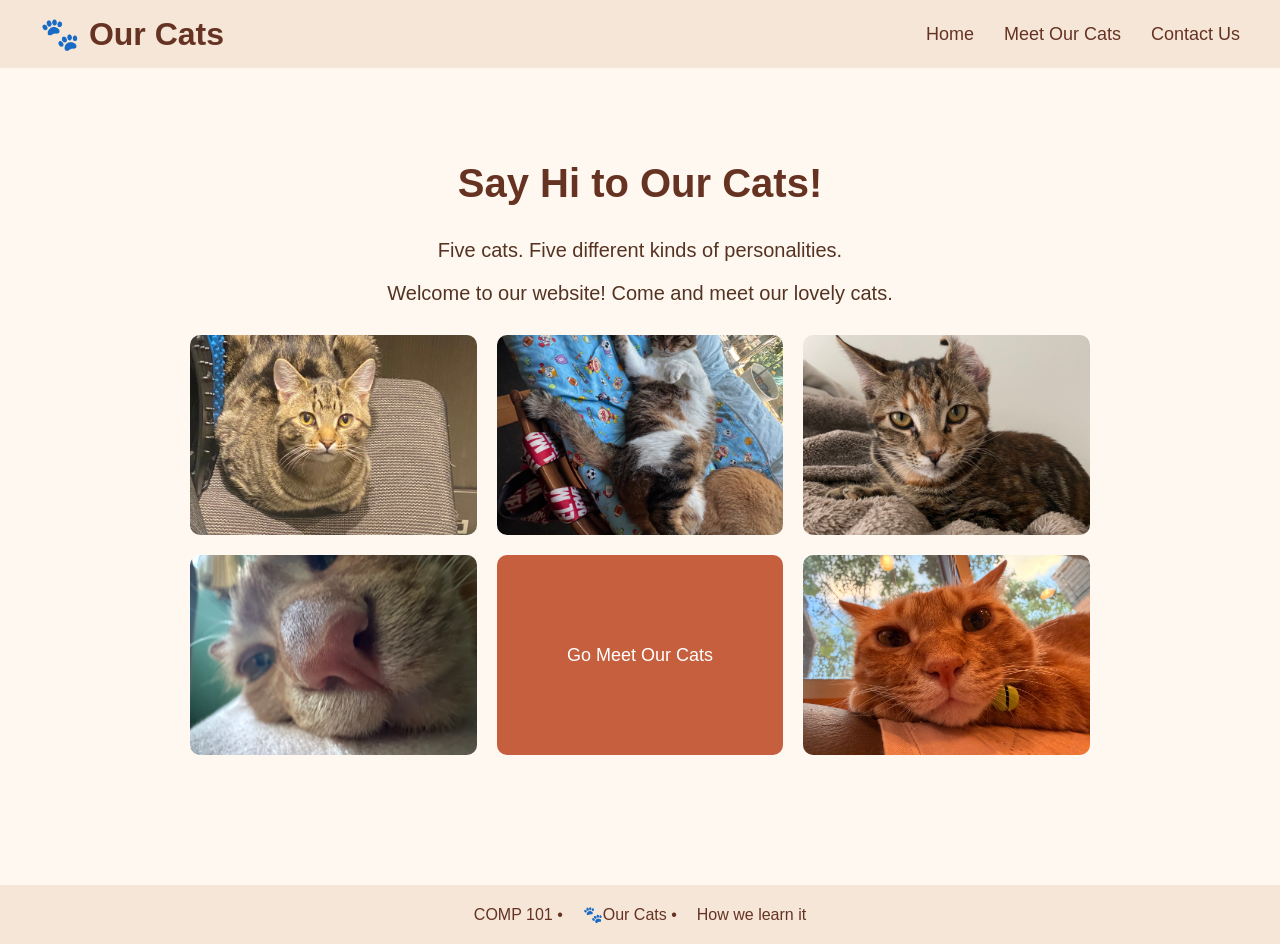
<file: index.html>
<!DOCTYPE html>
<html>
<head>
    <meta charset="UTF-8">
    <title>Meet Our Cats - Home</title>
    <link rel="stylesheet" href="style.css">
</head>
<body>
    <header>
        <h1>🐾 Our Cats</h1>

        <nav>
                <a href="index.html">Home</a>
                <a href="masacats.html">Meet Our Cats</a>
                <a href="chadcontact.html">Contact Us</a>
        </nav>
    </header>
 <main>
        <h2>Say Hi to Our Cats!</h2>

        <p>
            Five cats. Five different kinds of personalities.
        </p>

        <p>
            Welcome to our website!
            Come and meet our lovely cats.
        </p>
    <div class="cat-gallery">
        <img src="images/kiwi.jpg" alt="Kiwi">
        <img src="images/ame.jpeg" alt="Ame">
        <img src="images/aurora.jpg" alt="Aurora">
        <img src="images/$.jpeg" alt="Travis">
        
        <a href="masacats.html" class="meet-button">
    Go Meet Our Cats
</a>
        <img src="images/travis.jpeg" alt="$">

</div>
 </main>
<footer>
        <p>COMP 101 • </p>
    <p>🐾Our Cats • </p>
    <p>
        <a href="https://www.youtube.com/watch?v=dQw4w9WgXcQ"
            target="_blank"
            onclick="alert('Congratulations! You found the secret hidden on our website! 🐾')">
            How we learn it
        </a>
    </p>
</footer> 
</body>
</html>
</file>
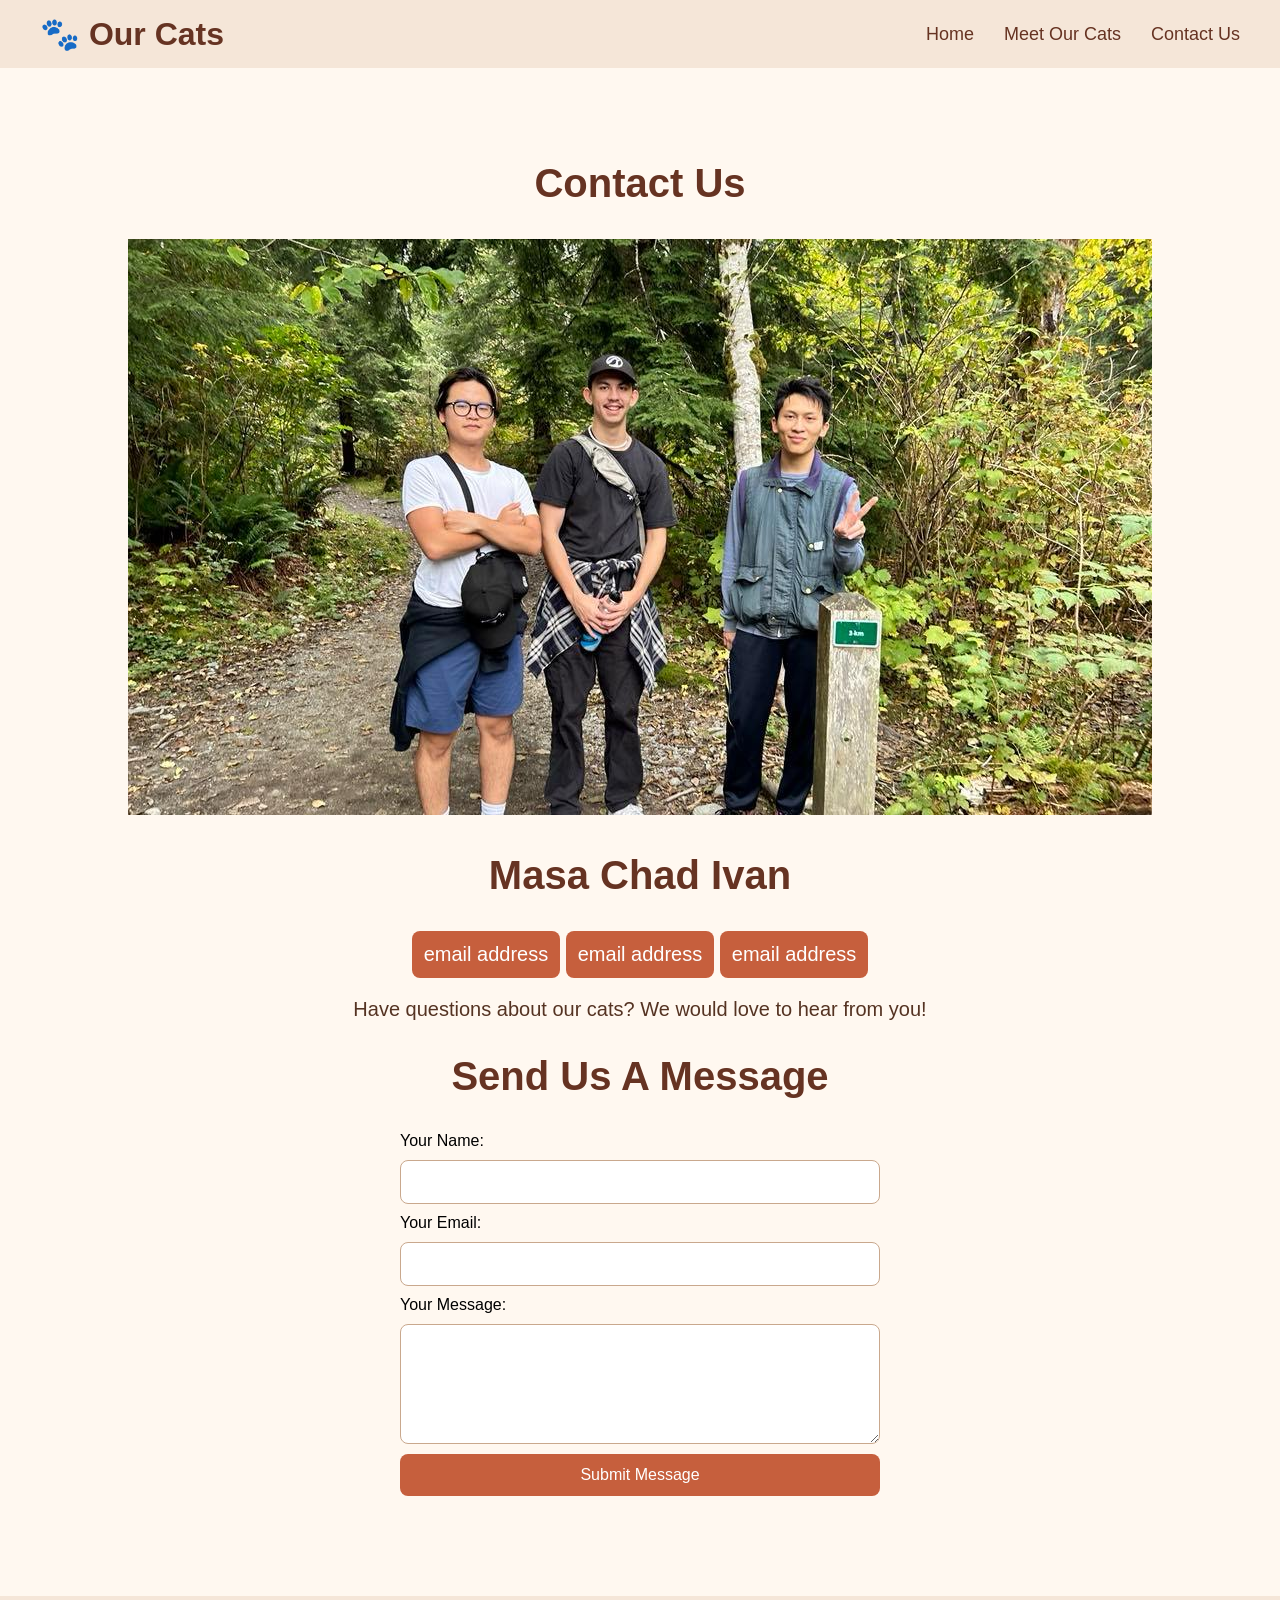
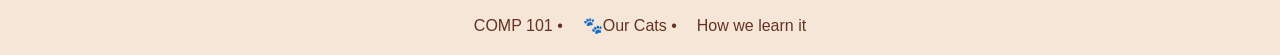
<file: chadcontact.html>
<!DOCTYPE html>
<head>
     <meta charset="UTF-8">
    <meta name="viewport" content="width=device-width, initial-scale=1.0">

    <title>Meet Our Cats</title>

    <link rel="stylesheet" href="style.css">
    <script src="script.js" defer></script>
    
</head>
<body>

    <header>
        <h1>🐾 Our Cats</h1>

        <nav>
                <a href="index.html">Home</a>
                <a href="masacats.html">Meet Our Cats</a>
                <a href="chadcontact.html">Contact Us</a>
        </nav>
    </header>

    

    <main class="contact-page">

        <h2>Contact Us</h2>



        
<img src="images/Group member.jpeg">

        <h2>
            Masa Chad Ivan
        </h2>
        
        <p>
            <button onclick="alert('masaharunagamine@my.capilanou.ca')">email address</button> 
            <button onclick="alert('chadbooth@my.capilanou.ca')">email address</button> 
            <button onclick="alert('ivanchien@my.capilanou.ca')">email address</button> 
        </p>

        <p>
            Have questions about our cats?
            We would love to hear from you!
        </p>

            <section class="contact_container">

            <h2>Send Us A Message</h2>

            <form id="contactForm"
            onsubmit="sendEmail(event)">

            <label for="name">Your Name:</label>
            <input type="text" id="name"

                    name="name" required>

            <label for="email">Your Email:</label>
            <input type="email" id="email"
                    
                    name="email" required>

            <label for="message">Your Message:</label>
            <textarea id="message" name="message"
                          
                    rows="5" required></textarea>

                <button type="submit">
                    Submit Message
                </button>

            </form>

    </section>

    </main>

<footer>
        <p>COMP 101 • </p>
    <p>🐾Our Cats • </p>
    <p>
        <a href="https://www.youtube.com/watch?v=dQw4w9WgXcQ"
            target="_blank"
            onclick="alert('Congratulations! You found the secret hidden on our website! 🐾')">
            How we learn it
        </a>
    </p>
</footer> 

</body>
</html>
</file>
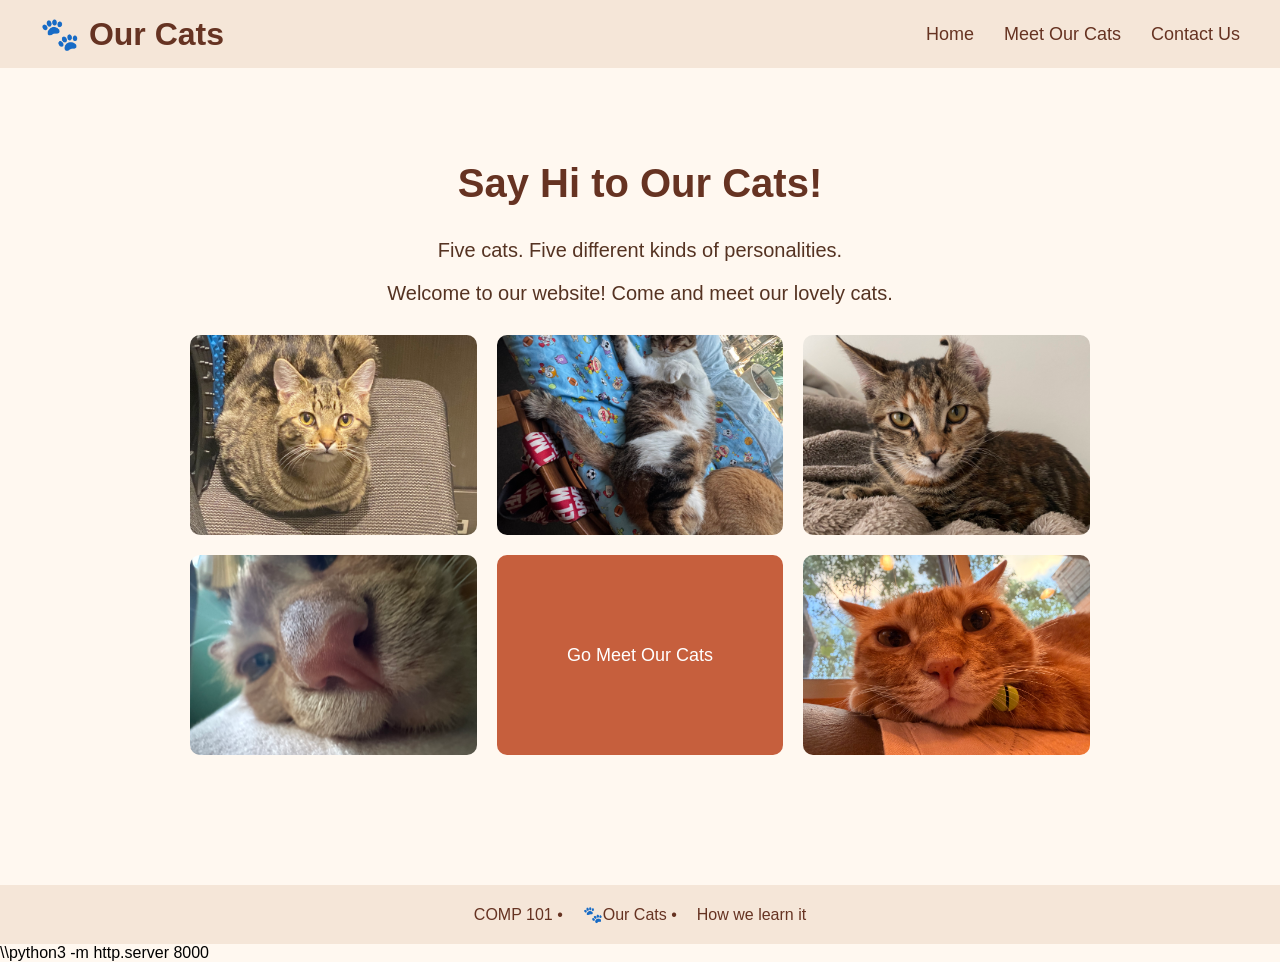
<file: ivanindex.html>
<!DOCTYPE html>
<html>
<head>
    <meta charset="UTF-8">
    <title>Meet Our Cats - Home</title>
    <link rel="stylesheet" href="style.css">
</head>
<body>
    <header>
        <h1>🐾 Our Cats</h1>

        <nav>
                <a href="index.html">Home</a>
                <a href="masacats.html">Meet Our Cats</a>
                <a href="chadcontact.html">Contact Us</a>
        </nav>
    </header>
 <main>
        <h2>Say Hi to Our Cats!</h2>

        <p>
            Five cats. Five different kinds of personalities.
        </p>

        <p>
            Welcome to our website!
            Come and meet our lovely cats.
        </p>
    <div class="cat-gallery">
        <img src="images/kiwi.jpg" alt="Kiwi">
        <img src="images/ame.jpeg" alt="Ame">
        <img src="images/aurora.jpg" alt="Aurora">
        <img src="images/$.jpeg" alt="Travis">
        
        <a href="masacats.html" class="meet-button">
    Go Meet Our Cats
</a>
        <img src="images/travis.jpeg" alt="$">

</div>
 </main>
<footer>
        <p>COMP 101 • </p>
    <p>🐾Our Cats • </p>
    <p>
        <a href="https://www.capilanou.ca/admissions/course-registration/capilano-university-calendar/capu-calendar-2025-2026/course-descriptions/courses/comp-101---computers-and-their-application/"
           target="_blank">
            How we learn it
        </a>
    </p>
</footer> 
</body>
</html>
\\python3 -m http.server 8000
</file>
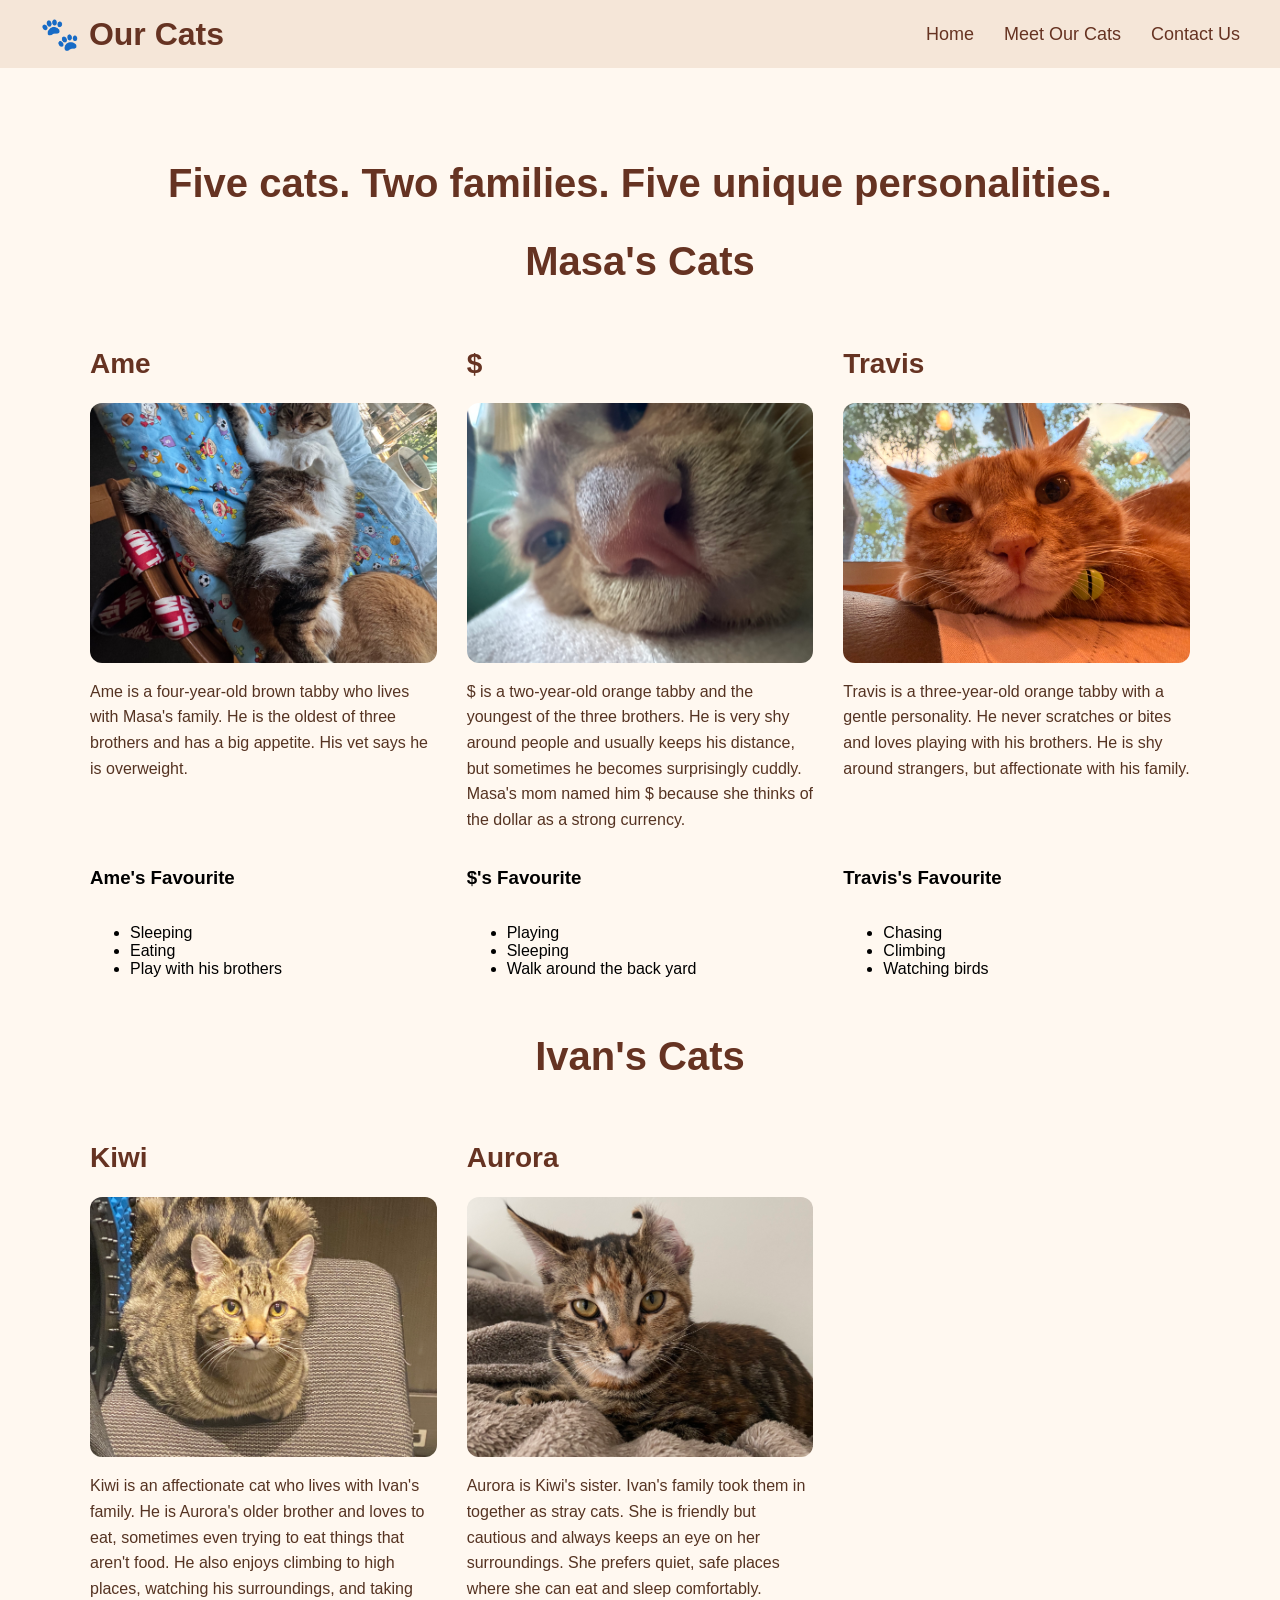
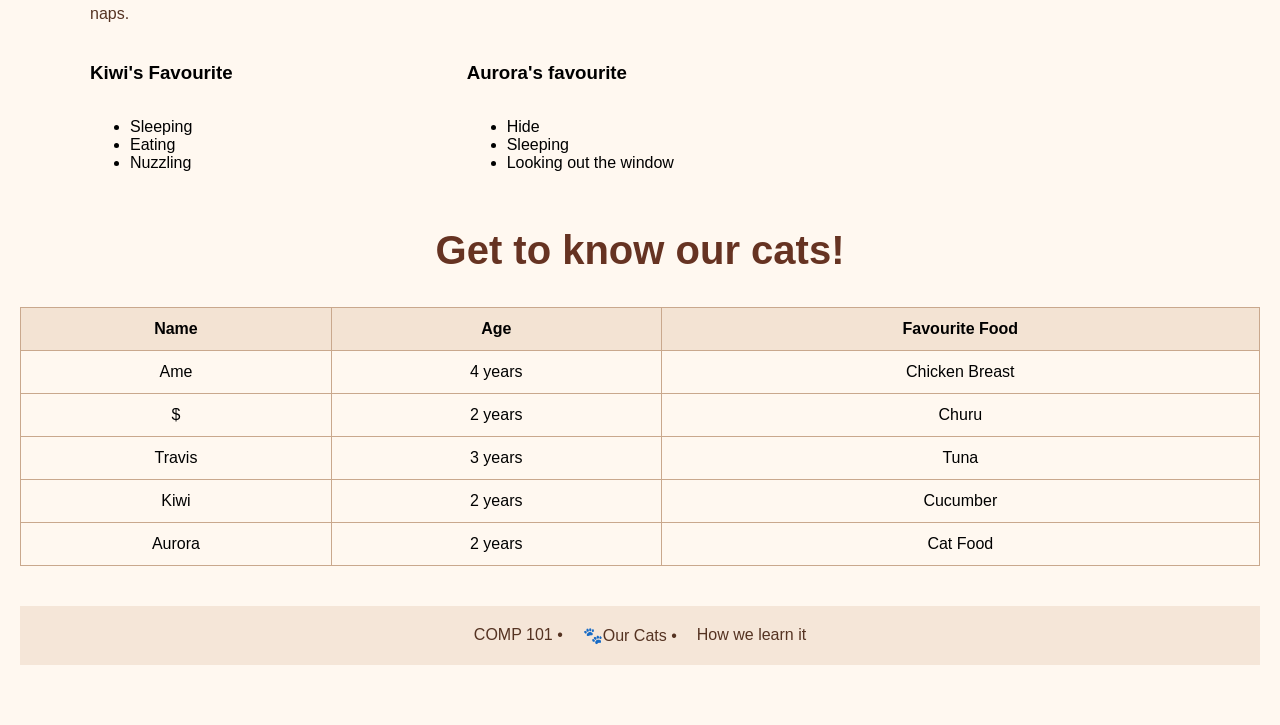
<file: masacats.html>
<!DOCTYPE html>
<html>
<head>
  <meta charset="UTF-8">
  <title>Meet Our Cats</title>
  <link rel="stylesheet" href="style.css">

</head>
<body>
 <header>
  <h1>🐾 Our Cats</h1>

    <nav>
      <a href="index.html">Home</a>
      <a href="masacats.html">Meet Our Cats</a>
      <a href="chadcontact.html">Contact Us</a>
    </nav>
  </header>

<main>
  <h2>Five cats. Two families. Five unique personalities.</h2>

  <h2>Masa's Cats</h2>

<div class="cats-grid">
<article>
  <h2>Ame</h2>
<img src="images/ame.jpeg" alt="Ame the cat" width="300">
  <p>Ame is a four-year-old brown tabby who lives with Masa's family. He is the oldest of three brothers and has a big appetite. His vet says he is overweight.</p>

  <h3>Ame's Favourite</h3>
    <ul>
      <li>Sleeping</li>
      <li>Eating</li>
      <li>Play with his brothers</li>
    </ul>
  </article>
  
<article>
  <h2>$</h2>
<img src="images/$.jpeg" alt="$ the cat" width="300">
  <p>$ is a two-year-old orange tabby and the youngest of the three brothers. He is very shy around people and usually keeps his distance, but sometimes he becomes surprisingly cuddly. Masa's mom named him $ because she thinks of the dollar as a strong currency.</p>

  <h3>$'s Favourite</h3>
    <ul>
      <li>Playing</li>
      <li>Sleeping</li>
      <li>Walk around the back yard</li>
    </ul>
  </article>

 <article>
  <h2>Travis</h2>
  <img src="images/travis.jpeg" alt="Travis the cat" width="300" >
  <p>Travis is a three-year-old orange tabby with a gentle personality. He never scratches or bites and loves playing with his brothers. He is shy around strangers, but affectionate with his family.</p>

  <h3>Travis's Favourite</h3>
    <ul>
      <li>Chasing</li>
      <li>Climbing</li>
      <li>Watching birds</li>
    </ul>
  </article>
 </div>

  <h2>Ivan's Cats</h2>
  
  <div class="cats-grid">
 <article>
  <h2>Kiwi</h2>
<img src="images/kiwi.jpg" alt="Kiwi the cat" width="300">
  <p>Kiwi is an affectionate cat who lives with Ivan's family. He is Aurora's older brother and loves to eat, sometimes even trying to eat things that aren't food. He also enjoys climbing to high places, watching his surroundings, and taking naps.</p>

  <h3>Kiwi's Favourite</h3>
    <ul>
      <li>Sleeping</li>
      <li>Eating</li>
      <li>Nuzzling</li>
    </ul>
  </article>

  <article>
    <h2>Aurora</h2>
<img src="images/aurora.jpg" alt="Aurora the cat" width="300">
    <p>Aurora is Kiwi's sister. Ivan's family took them in together as stray cats. She is friendly but cautious and always keeps an eye on her surroundings. She prefers quiet, safe places where she can eat and sleep comfortably.</p>

  <h3>Aurora's favourite</h3>
    <ul>
      <li>Hide</li>
      <li>Sleeping</li>
      <li>Looking out the window</li>
    </ul>
  </article>
</div>
  


<h2>Get to know our cats!</h2>
<table>
  <tr>
    <th>Name</th>
    <th>Age</th>
    <th>Favourite Food</th>
  </tr>
  <tr>
    <td>Ame</td>
    <td>4 years</td>
    <td>Chicken Breast</td>
  </tr>
  <tr>
    <td>$</td>
    <td>2 years</td>
    <td>Churu</td>
  </tr>
  <tr>
    <td>Travis</td>
    <td>3 years</td>
    <td>Tuna</td>
  </tr>
  <tr>
    <td>Kiwi</td>
    <td>2 years</td>
    <td>Cucumber</td>
  </tr>
  <tr>
    <td>Aurora</td>
    <td>2 years</td>
    <td>Cat Food</td>
  </tr>
</table>


<footer>
        <p>COMP 101 • </p>
    <p>🐾Our Cats • </p>
    <p>
        <a href="https://www.youtube.com/watch?v=dQw4w9WgXcQ"
            target="_blank"
            onclick="alert('Congratulations! You found the secret hidden on our website! 🐾')">
            How we learn it
        </a>
    </p>
</footer> 


</body>
</html>
</file>
<file: style.css>
body {
    background-color: #fff8f0;
    font-family: Arial, sans-serif;
    margin: 0;
}

header {
    display: flex;
    justify-content: space-between;
    align-items: center;
    padding: 15px 40px;
    background-color: #f5e6d8;
}

header h1 {
    color: #663322;
    margin: 0;
}

nav {
    display: flex;
    gap: 30px;
}

nav a {
    color: #663322;
    text-decoration: none;
    font-size: 18px;
}

main {
    text-align: center;
    padding: 60px 20px;
}

main h2 {
    color: #663322;
    font-size: 40px;
}
main p {
    font-size: 20px;
    color: #553322;
}

.cat-gallery {
    display: grid;
    grid-template-columns: repeat(3, minmax(0, 1fr));
    gap: 20px;
    max-width: 900px;
    margin: 30px auto;
}

.cat-gallery img {
    display: block;
    width: 100%;
    height: 200px;
    object-fit: cover;
    border-radius: 10px;
}
.meet-button {
    display: flex;
    justify-content: center;
    align-items: center;

    width: 100%;
    height: 200px;
    box-sizing: border-box;

    background-color: #c65f3d;
    color: white;
    text-decoration: none;
    border-radius: 10px;
    font-size: 18px;
}

.meet-button:hover {
    background-color: #a84b2e;
}

footer {
    display: flex;
    justify-content: center;
    align-items: center;
    gap: 20px;

    background-color: #f5e6d8;
    padding: 20px;
    margin-top: 40px;
    color: #663322;
}

footer p {
    margin: 0;
    font-size: 16px;
}

footer a {
    color: inherit;
    text-decoration: none;
}

footer a: hover {
    text-decoration: underline;
}

table {
    width: 100%;
    border-collapse: collapse;
}

th, td {
    border: 1px solid #c9a88d;
    padding: 12px;
    text-align: center;
}

th {
    background-color: #f3e3d3;
    text-align: center;
}

.cats-grid {
    display: grid;
    grid-template-columns: repeat(3, minmax(0,1fr));
    gap: 30px;
    max-width: 1100px;
    margin: 40px auto;
    padding: 0 20px;
}

.cats-grid article {
    min-width: 0;
    text-align: left;
    display: grid;
    grid-template-rows: auto 260px
1fr auto auto;
}

.cats-grid img {
    width: 100%;
    height: 260px;
    object-fit: cover;
    border-radius: 12px;
}

.cats-grid article h2 {
    font-size: 28px;
}

.cats-grid article p {
    font-size: 16px;
    line-height: 1.6;
}
    @media (max-width: 900px) {
    .cats-grid {
        grid-template-columns: 
repeat(2, minmax(0, 1fr));
    }
}
    @media (max-width: 800px) {
    .cats-grid {
        grid-template-columns: 1fr;
    }
}
















.contact-page form {
    display: flex;
    flex-direction: column;
    gap: 10px;
    max-width: 480px;
    margin: 0 auto;
    text-align: left;
}

.contact-page input,
.contact-page textarea {
    box-sizing: border-box;
    width: 100%;
    padding: 12px;
    border: 1px solid #c9a88d;
    border-radius: 8px;
    font: inherit;
}

.contact-page textarea {
    height: 120px;
    resize: vertical;
}

.contact-page button {
    padding: 12px;
    background-color: #c65f3d;
    color: white;
    border: none;
    border-radius: 8px;
    font: inherit;
    cursor: pointer;
}
</file>
